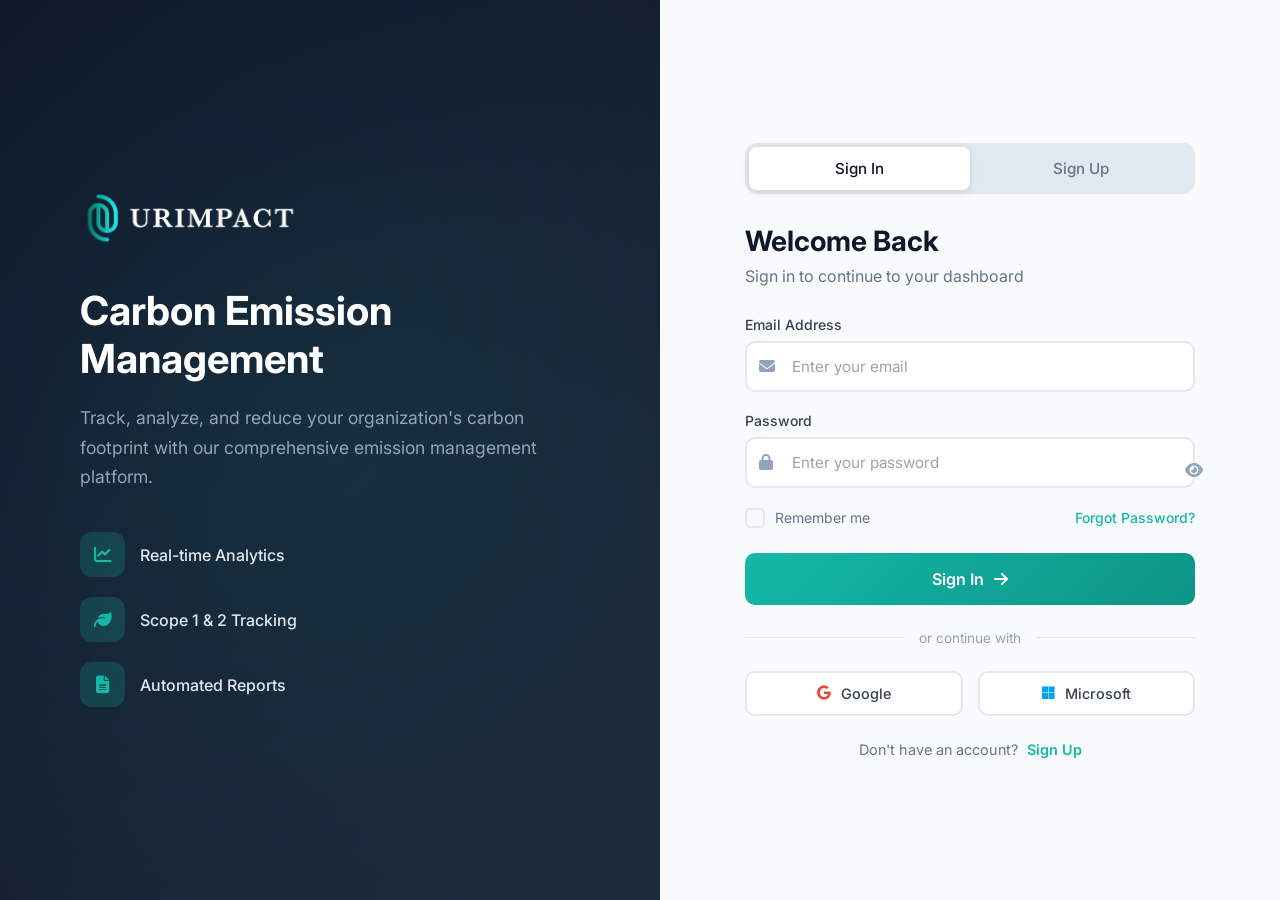
<file: Dummy frontend/data-input.html>
<!DOCTYPE html>
<html lang="en">
<head>
    <meta charset="UTF-8">
    <meta name="viewport" content="width=device-width, initial-scale=1.0">
    <title>URIMPACT - Data Input</title>
    <link rel="stylesheet" href="styles.css">
    <link rel="stylesheet" href="data-input.css">
    <link href="https://fonts.googleapis.com/css2?family=Inter:wght@300;400;500;600;700&display=swap" rel="stylesheet">
    <link rel="stylesheet" href="https://cdnjs.cloudflare.com/ajax/libs/font-awesome/6.4.0/css/all.min.css">
</head>
<body>
    <!-- Sidebar Navigation -->
    <aside class="sidebar" id="sidebar">
        <div class="sidebar-header">
            <div class="logo">
                <img src="logo.svg" alt="URIMPACT Logo">
            </div>
        </div>
        <nav class="sidebar-nav">
            <ul>
                <li>
                    <a href="index.html">
                        <i class="fas fa-th-large"></i>
                        <span>Dashboard</span>
                    </a>
                </li>
                <li class="active">
                    <a href="data-input.html">
                        <i class="fas fa-file-import"></i>
                        <span>Data Input</span>
                    </a>
                </li>
                <li>
                    <a href="reports.html">
                        <i class="fas fa-chart-bar"></i>
                        <span>Reports</span>
                    </a>
                </li>
                <li>
                    <a href="decarbonization.html">
                        <i class="fas fa-leaf"></i>
                        <span>Decarbonization</span>
                    </a>
                </li>
                <li>
                    <a href="settings.html">
                        <i class="fas fa-cog"></i>
                        <span>Settings</span>
                    </a>
                </li>
                <li>
                    <a href="user-management.html">
                        <i class="fas fa-users"></i>
                        <span>User Management</span>
                    </a>
                </li>
            </ul>
        </nav>
        <div class="sidebar-footer">
            <div class="user-info">
                <div class="user-avatar">
                    <i class="fas fa-user"></i>
                </div>
                <div class="user-details">
                    <span class="user-name">John Smith</span>
                    <span class="user-role">Admin</span>
                </div>
            </div>
        </div>
    </aside>

    <!-- Main Content -->
    <main class="main-content">
        <!-- Header -->
        <header class="header">
            <div class="header-left">
                <button class="menu-toggle" id="menuToggle">
                    <i class="fas fa-bars"></i>
                </button>
                <div class="page-title-header">
                    <h2>Data Input</h2>
                </div>
            </div>
            <div class="header-right">
                <!-- Notifications -->
                <div class="header-item notification" id="notificationBtn">
                    <i class="fas fa-bell"></i>
                    <span class="badge" id="notificationBadge">3</span>
                    <div class="dropdown-menu notification-dropdown" id="notificationDropdown">
                        <div class="dropdown-header">
                            <h4>Notifications</h4>
                            <button class="mark-all-read" onclick="markAllRead()">Mark all read</button>
                        </div>
                        <div class="dropdown-content">
                            <div class="notification-item unread">
                                <div class="notification-icon success"><i class="fas fa-check-circle"></i></div>
                                <div class="notification-content">
                                    <p>Data import completed successfully</p>
                                    <span class="notification-time">5 minutes ago</span>
                                </div>
                            </div>
                            <div class="notification-item unread">
                                <div class="notification-icon warning"><i class="fas fa-exclamation-triangle"></i></div>
                                <div class="notification-content">
                                    <p>Monthly report is due in 3 days</p>
                                    <span class="notification-time">1 hour ago</span>
                                </div>
                            </div>
                        </div>
                        <div class="dropdown-footer"><a href="#">View all notifications</a></div>
                    </div>
                </div>
                <!-- Profile -->
                <div class="header-item profile" id="profileBtn">
                    <div class="user-avatar" style="width: 36px; height: 36px; font-size: 14px;"><i class="fas fa-user"></i></div>
                    <span class="user-name-header" id="userNameHeader">User</span>
                    <i class="fas fa-chevron-down"></i>
                    <div class="dropdown-menu profile-dropdown" id="profileDropdown">
                        <div class="profile-header">
                            <div class="profile-avatar"><i class="fas fa-user"></i></div>
                            <div class="profile-info">
                                <h4 id="profileName">User Name</h4>
                                <p id="profileEmail">user@example.com</p>
                            </div>
                        </div>
                        <div class="dropdown-content">
                            <a href="profile.html" class="dropdown-item"><i class="fas fa-user-circle"></i><span>My Profile</span></a>
                            <a href="settings.html" class="dropdown-item"><i class="fas fa-cog"></i><span>Settings</span></a>
                            <div class="dropdown-divider"></div>
                            <a href="#" class="dropdown-item logout" onclick="logout()"><i class="fas fa-sign-out-alt"></i><span>Sign Out</span></a>
                        </div>
                    </div>
                </div>
            </div>
        </header>

        <div class="data-input-container">
            <!-- Input Method Selection -->
            <div class="input-method-section">
                <div class="method-card" id="manualEntryCard" onclick="showManualEntry()">
                    <div class="method-icon">
                        <img src="data:image/svg+xml,%3Csvg xmlns='http://www.w3.org/2000/svg' viewBox='0 0 64 64'%3E%3Crect x='16' y='8' width='32' height='48' fill='%23FFF3E0' rx='2'/%3E%3Crect x='20' y='16' width='24' height='2' fill='%23FFB74D'/%3E%3Crect x='20' y='22' width='20' height='2' fill='%23FFB74D'/%3E%3Crect x='20' y='28' width='16' height='2' fill='%23FFB74D'/%3E%3Cpath d='M44 52l8-24 4 2-8 24z' fill='%23FFC107'/%3E%3Cpath d='M44 52l-2 6 6-2z' fill='%23FF9800'/%3E%3C/svg%3E" alt="Manual Entry">
                    </div>
                    <h3>Manual Entry</h3>
                    <p>Fill out the form with activity data</p>
                </div>
                <div class="method-card active" id="uploadDocCard" onclick="showUploadDocument()">
                    <div class="method-icon">
                        <img src="data:image/svg+xml,%3Csvg xmlns='http://www.w3.org/2000/svg' viewBox='0 0 64 64'%3E%3Cpath d='M12 8h28l12 12v36a4 4 0 01-4 4H12a4 4 0 01-4-4V12a4 4 0 014-4z' fill='%23E0F2F1'/%3E%3Cpath d='M40 8v12h12' fill='%2314B8A6'/%3E%3Crect x='16' y='28' width='24' height='2' fill='%2314B8A6'/%3E%3Crect x='16' y='34' width='20' height='2' fill='%2314B8A6'/%3E%3Crect x='16' y='40' width='16' height='2' fill='%2314B8A6'/%3E%3C/svg%3E" alt="Upload Document">
                    </div>
                    <h3>Upload Document</h3>
                    <p>Upload receipt or utility bill</p>
                </div>
            </div>

            <!-- Upload Document Section -->
            <div class="content-section" id="uploadSection">
                <div class="section-header">
                    <h2>Upload Document</h2>
                    <div class="section-divider"></div>
                </div>
                
                <div class="upload-area" id="uploadArea">
                    <div class="upload-icon">
                        <img src="data:image/svg+xml,%3Csvg xmlns='http://www.w3.org/2000/svg' viewBox='0 0 64 64'%3E%3Cpath d='M8 40h48v16a4 4 0 01-4 4H12a4 4 0 01-4-4V40z' fill='%23D7CCC8'/%3E%3Cpath d='M8 36h48v8H8z' fill='%23A1887F'/%3E%3Cpath d='M28 8h8v28h-8z' fill='%23EF5350'/%3E%3Cpath d='M32 4l16 16H16z' fill='%23EF5350'/%3E%3C/svg%3E" alt="Upload">
                    </div>
                    <h3>Drag and drop your file here</h3>
                    <p>or click to browse</p>
                    <span class="supported-formats">Supported formats: JPG, PNG, PDF (Max 10MB)</span>
                    <button class="btn btn-primary" onclick="document.getElementById('fileInput').click()">Choose File</button>
                    <input type="file" id="fileInput" hidden accept=".jpg,.jpeg,.png,.pdf">
                </div>

                <!-- Extracted Data Section (shown after upload) -->
                <div class="extracted-data-section" id="extractedDataSection" style="display: none;">
                    <div class="extracted-header">
                        <h2>Extracted Data</h2>
                        <span class="confidence-badge">Overall: 94% Confidence</span>
                    </div>
                    
                    <div class="extracted-form">
                        <div class="form-row">
                            <div class="form-group">
                                <label>Date <span class="confidence-tag">98%</span></label>
                                <input type="date" value="2025-12-15">
                            </div>
                            <div class="form-group">
                                <label>Source Type <span class="confidence-tag">95%</span></label>
                                <select>
                                    <option>Utility Bill</option>
                                    <option>Fleet Receipt</option>
                                    <option>Invoice</option>
                                </select>
                            </div>
                        </div>
                        
                        <div class="form-row">
                            <div class="form-group">
                                <label>Electricity Consumed <span class="confidence-tag">92%</span></label>
                                <input type="number" value="85">
                            </div>
                            <div class="form-group">
                                <label>Unit</label>
                                <select>
                                    <option>kWh</option>
                                    <option>MWh</option>
                                </select>
                            </div>
                        </div>
                        
                        <div class="form-row">
                            <div class="form-group">
                                <label>Total Cost <span class="confidence-tag warning">88%</span></label>
                                <input type="number" value="45.30" step="0.01">
                            </div>
                            <div class="form-group">
                                <label>Currency</label>
                                <select>
                                    <option>USD</option>
                                    <option>EUR</option>
                                    <option>GBP</option>
                                </select>
                            </div>
                        </div>
                        
                        <div class="form-group full-width">
                            <label>Location</label>
                            <input type="text" value="Main Office - Building A">
                        </div>
                        
                        <div class="form-group full-width">
                            <label>Supplier</label>
                            <input type="text" value="City Power Company">
                        </div>
                        
                        <div class="warning-message">
                            <i class="fas fa-exclamation-triangle"></i>
                            <span>Please review and correct any extracted data before submitting. Fields with lower confidence scores may need verification.</span>
                        </div>
                    </div>
                    
                    <div class="form-actions">
                        <button class="btn btn-secondary" onclick="resetUpload()">Re-upload</button>
                        <button class="btn btn-primary" onclick="submitExtractedData()">Confirm & Submit</button>
                    </div>
                </div>
            </div>

            <!-- Manual Entry Section -->
            <div class="content-section" id="manualSection" style="display: none;">
                <form class="manual-entry-form" id="manualEntryForm" novalidate>
                    <!-- Scope 1 Entries Container -->
                    <div id="scope1Container">
                        <div class="scope-entry" id="scope1Entry1">
                            <div class="scope-entry-header">
                                <h3>Scope 1 Details</h3>
                                <button type="button" class="btn-remove-entry" onclick="removeEntry('scope1Entry1')" style="display: none;">
                                    <i class="fas fa-times"></i>
                                </button>
                            </div>
                            
                            <div class="form-row">
                                <div class="form-group">
                                    <label>Fuel Type <span class="required">*</span></label>
                                    <select class="fuel-type">
                                        <option value="">Select fuel type</option>
                                        <option value="Diesel">Diesel</option>
                                        <option value="Gasoline/Petrol">Gasoline/Petrol</option>
                                        <option value="Natural Gas">Natural Gas</option>
                                        <option value="LPG">LPG</option>
                                        <option value="Biodiesel">Biodiesel</option>
                                    </select>
                                </div>
                                <div class="form-group">
                                    <label>Combustion Type <span class="required">*</span></label>
                                    <div class="radio-group">
                                        <label class="radio-label">
                                            <input type="radio" name="combustionType1" value="mobile" class="combustion-type">
                                            <span>Mobile</span>
                                        </label>
                                        <label class="radio-label">
                                            <input type="radio" name="combustionType1" value="stationary" class="combustion-type">
                                            <span>Stationary</span>
                                        </label>
                                    </div>
                                </div>
                            </div>
                            
                            <div class="form-row">
                                <div class="form-group">
                                    <label>Fuel Amount <span class="required">*</span></label>
                                    <input type="number" class="fuel-amount" placeholder="0.00" step="0.01">
                                </div>
                                <div class="form-group">
                                    <label>Unit <span class="required">*</span></label>
                                    <select class="fuel-unit">
                                        <option value="">Select unit</option>
                                        <option value="Liters">Liters</option>
                                        <option value="Gallons">Gallons</option>
                                        <option value="kg">kg</option>
                                        <option value="m³">m³</option>
                                    </select>
                                </div>
                            </div>
                            
                            <div class="form-group full-width">
                                <label>Vehicle/Equipment ID</label>
                                <input type="text" class="vehicle-id" placeholder="Optional - for fleet tracking">
                            </div>

                        <div class="inline-financial">
                            <div class="inline-financial-head">
                                <span>Financial Information</span>
                                <small>Track spend per fuel entry</small>
                            </div>
                            <div class="form-row">
                                <div class="form-group">
                                    <label>Amount Spent</label>
                                    <input type="number" class="financial-amount" placeholder="0.00" step="0.01">
                                </div>
                                <div class="form-group">
                                    <label>Currency</label>
                                    <select class="financial-currency">
                                        <option value="USD" selected>USD</option>
                                        <option value="EUR">EUR</option>
                                        <option value="GBP">GBP</option>
                                        <option value="CAD">CAD</option>
                                        <option value="AUD">AUD</option>
                                        <option value="SAR">SAR</option>
                                    </select>
                                </div>
                            </div>
                        </div>
                        </div>
                    </div>
                    
                    <!-- Add Scope 1 Button -->
                    <div class="add-entry-container">
                        <button type="button" class="btn-add-entry" onclick="addScope1Entry()">
                            <i class="fas fa-plus"></i> Add Another Scope 1 Entry
                        </button>
                    </div>
                    
                    <!-- Scope 2 Entries Container -->
                    <div id="scope2Container">
                        <div class="scope-entry scope2-entry" id="scope2Entry1">
                            <div class="scope-entry-header">
                                <h3>Scope 2 Details</h3>
                                <button type="button" class="btn-remove-entry" onclick="removeEntry('scope2Entry1')" style="display: none;">
                                    <i class="fas fa-times"></i>
                                </button>
                            </div>
                            
                            <div class="form-row">
                                <div class="form-group">
                                    <label>Electricity Consumed <span class="required">*</span></label>
                                    <input type="number" class="electricity" placeholder="0.00" step="0.01">
                                </div>
                                <div class="form-group">
                                    <label>Unit <span class="required">*</span></label>
                                    <select class="elec-unit">
                                        <option value="kWh">kWh</option>
                                        <option value="MWh">MWh</option>
                                    </select>
                                </div>
                            </div>
                            
                            <div class="form-group full-width">
                                <label>Calculation Method</label>
                                <div class="form-control readonly-field" style="padding: 10px 14px; background: #F8FAFC; border: 1px solid #E2E8F0; border-radius: 8px;">
                                    Location-based
                                </div>
                                <p class="helper-text">Regional grid emission factors are used for this entry.</p>
                            </div>
                            
                            <div class="form-row">
                                <div class="form-group">
                                    <label>Supplier</label>
                                    <input type="text" class="supplier" placeholder="Electricity provider name">
                                </div>
                                <div class="form-group">
                                    <label>Grid Region</label>
                                    <select class="grid-region">
                                        <option value="">Select region</option>
                                        <option value="US - WECC">US - WECC</option>
                                        <option value="US - RFC">US - RFC</option>
                                        <option value="US - SERC">US - SERC</option>
                                        <option value="EU - Average">EU - Average</option>
                                        <option value="UK - Grid">UK - Grid</option>
                                    </select>
                                </div>
                            </div>

                            <div class="inline-financial scope2-inline">
                                <div class="inline-financial-head">
                                    <span>Financial Information</span>
                                    <small>Link utility spend to Scope 2</small>
                                </div>
                                <div class="form-row">
                                    <div class="form-group">
                                        <label>Amount Spent</label>
                                        <input type="number" class="financial-amount" placeholder="0.00" step="0.01">
                                    </div>
                                    <div class="form-group">
                                        <label>Currency</label>
                                        <select class="financial-currency">
                                            <option value="USD" selected>USD</option>
                                            <option value="EUR">EUR</option>
                                            <option value="GBP">GBP</option>
                                            <option value="CAD">CAD</option>
                                            <option value="AUD">AUD</option>
                                            <option value="SAR">SAR</option>
                                        </select>
                                    </div>
                                </div>
                            </div>
                        </div>
                    </div>
                    
                    <!-- Add Scope 2 Button -->
                    <div class="add-entry-container">
                        <button type="button" class="btn-add-entry scope2-add" onclick="addScope2Entry()">
                            <i class="fas fa-plus"></i> Add Another Scope 2 Entry
                        </button>
                    </div>
                    
                    <div class="form-actions">
                        <button type="button" class="btn btn-secondary" onclick="resetForm()">Cancel</button>
                        <button type="button" class="btn btn-primary" id="submitManualBtn">Submit Data</button>
                    </div>
                </form>
            </div>
        </div>
    </main>

    <script src="data-store.js"></script>
    <script src="data-input.js"></script>
    <script src="auth.js"></script>
    <script>
        document.addEventListener('DOMContentLoaded', function() {
            const user = checkAuth();
            if (!user) { window.location.href = 'login.html'; return; }

            const userNameHeader = document.getElementById('userNameHeader');
            const profileName = document.getElementById('profileName');
            const profileEmail = document.getElementById('profileEmail');
            const sidebarUserName = document.querySelector('.user-name');

            if (userNameHeader) userNameHeader.textContent = user.firstName || user.name;
            if (profileName) profileName.textContent = user.name;
            if (profileEmail) profileEmail.textContent = user.email;
            if (sidebarUserName) sidebarUserName.textContent = user.name;

            const notificationBtn = document.getElementById('notificationBtn');
            const notificationDropdown = document.getElementById('notificationDropdown');
            const profileBtn = document.getElementById('profileBtn');
            const profileDropdown = document.getElementById('profileDropdown');

            notificationBtn?.addEventListener('click', e => { e.stopPropagation(); notificationDropdown?.classList.toggle('active'); profileDropdown?.classList.remove('active'); });
            profileBtn?.addEventListener('click', e => { e.stopPropagation(); profileDropdown?.classList.toggle('active'); notificationDropdown?.classList.remove('active'); });
            document.addEventListener('click', () => { notificationDropdown?.classList.remove('active'); profileDropdown?.classList.remove('active'); });
            document.querySelectorAll('.dropdown-menu').forEach(d => d.addEventListener('click', e => e.stopPropagation()));

            // Load profile picture
            loadProfilePicture();
        });
        function markAllRead() { document.querySelectorAll('.notification-item.unread').forEach(i => i.classList.remove('unread')); document.getElementById('notificationBadge').style.display = 'none'; }
        
        function loadProfilePicture() {
            const profilePicture = localStorage.getItem('urimpact_profile_picture');
            if (profilePicture) {
                const avatars = [document.querySelector('.header-item.profile .user-avatar'), document.querySelector('.profile-avatar'), document.querySelector('.sidebar-footer .user-avatar')];
                avatars.forEach(avatar => { if (avatar) avatar.innerHTML = `<img src="${profilePicture}" style="width: 100%; height: 100%; object-fit: cover; border-radius: 50%;" alt="Avatar">`; });
            }
        }
    </script>
</body>
</html>
</file>
<file: Dummy frontend/styles.css>
/* ============================================
   URIMPACT Carbon Emission Dashboard
   Design System Based on Official Guidelines
   ============================================ */

/* CSS Variables - URIMPACT Design System */
:root {
    /* Primary Colors */
    --primary-bg: #0F172A;          /* Deep Blue - Backgrounds */
    --secondary-bg: #1E293B;        /* Slate Blue - Cards/Containers */
    --accent: #14B8A6;              /* Teal - Primary Actions/Data */
    --accent-hover: #0D9488;        /* Darker Teal for hover */
    --accent-light: rgba(20, 184, 166, 0.1);

    /* Text Colors */
    --text-primary: #F8FAFC;        /* White - Headings */
    --text-secondary: #94A3B8;      /* Grey - Body */
    --text-muted: #64748B;          /* Muted text */

    /* Status Colors */
    --success: #22C55E;
    --warning: #F59E0B;
    --error: #EF4444;
    --info: #3B82F6;

    /* Scope Colors */
    --scope1-color: #14B8A6;        /* Teal for Scope 1 */
    --scope2-color: #3B82F6;        /* Blue for Scope 2 */
    --scope1-light: rgba(20, 184, 166, 0.2);
    --scope2-light: rgba(59, 130, 246, 0.2);

    /* Layout */
    --sidebar-width: 240px;
    --header-height: 64px;
    --border-radius: 12px;
    --border-radius-sm: 8px;
    --border-color: rgba(148, 163, 184, 0.1);

    /* Shadows */
    --shadow-sm: 0 1px 3px rgba(0, 0, 0, 0.3);
    --shadow-md: 0 4px 12px rgba(0, 0, 0, 0.4);
    --shadow-lg: 0 8px 24px rgba(0, 0, 0, 0.5);

    /* Transitions */
    --transition-fast: 0.15s ease;
    --transition-normal: 0.3s ease;
}

/* Reset & Base */
*, *::before, *::after {
    box-sizing: border-box;
    margin: 0;
    padding: 0;
}

html {
    scroll-behavior: smooth;
}

body {
    font-family: 'Inter', -apple-system, BlinkMacSystemFont, 'Segoe UI', Roboto, sans-serif;
    background-color: var(--primary-bg);
    color: var(--text-secondary);
    line-height: 1.6;
    font-size: 16px;
    overflow-x: hidden;
}

/* Typography */
h1, h2, h3, h4, h5, h6 {
    color: var(--text-primary);
    font-weight: 600;
}

h1 {
    font-size: 32px;
    font-weight: 700;
}

h2 {
    font-size: 24px;
    font-weight: 600;
}

/* ============================================
   Sidebar Styles
   ============================================ */
.sidebar {
    position: fixed;
    left: 0;
    top: 0;
    height: 100vh;
    width: var(--sidebar-width);
    background: var(--secondary-bg);
    display: flex;
    flex-direction: column;
    z-index: 1000;
    border-right: 1px solid var(--border-color);
}

.sidebar-header {
    padding: 20px 24px;
    border-bottom: 1px solid var(--border-color);
}

.logo {
    display: flex;
    align-items: center;
    gap: 10px;
    font-size: 1.25rem;
    font-weight: 700;
    color: var(--text-primary);
}

.logo img {
    height: 32px;
    width: auto;
}

.logo i {
    font-size: 1.75rem;
    color: var(--accent);
}

.logo span {
    letter-spacing: -0.5px;
}

.sidebar-nav {
    flex: 1;
    padding: 16px 12px;
    overflow-y: auto;
}

.sidebar-nav ul {
    list-style: none;
}

.sidebar-nav li {
    margin-bottom: 4px;
}

.sidebar-nav a {
    display: flex;
    align-items: center;
    gap: 12px;
    padding: 12px 16px;
    color: var(--text-secondary);
    text-decoration: none;
    border-radius: var(--border-radius-sm);
    transition: all var(--transition-fast);
    font-size: 14px;
    font-weight: 500;
}

.sidebar-nav a:hover {
    background: var(--accent-light);
    color: var(--text-primary);
}

.sidebar-nav li.active a {
    background: var(--accent);
    color: var(--text-primary);
}

.sidebar-nav a i {
    width: 20px;
    text-align: center;
    font-size: 1rem;
}

.sidebar-footer {
    padding: 16px;
    border-top: 1px solid var(--border-color);
}

.user-info {
    display: flex;
    align-items: center;
    gap: 12px;
}

.user-avatar {
    width: 40px;
    height: 40px;
    background: var(--accent);
    border-radius: 50%;
    display: flex;
    align-items: center;
    justify-content: center;
    color: var(--text-primary);
}

.user-details {
    display: flex;
    flex-direction: column;
}

.user-name {
    font-weight: 600;
    font-size: 14px;
    color: var(--text-primary);
}

.user-role {
    font-size: 12px;
    color: var(--text-secondary);
}

/* ============================================
   Main Content Area
   ============================================ */
.main-content {
    margin-left: var(--sidebar-width);
    min-height: 100vh;
    background: #F1F5F9; /* Light greyish background */
}

/* ============================================
   Header / Top Bar
   ============================================ */
.header {
    position: sticky;
    top: 0;
    height: var(--header-height);
    background: white;
    display: flex;
    align-items: center;
    justify-content: space-between;
    padding: 0 24px;
    border-bottom: 1px solid #E2E8F0;
    z-index: 100;
}

.header-left {
    display: flex;
    align-items: center;
    gap: 16px;
}

.menu-toggle {
    display: none;
    background: none;
    border: none;
    font-size: 1.2rem;
    color: var(--text-secondary);
    cursor: pointer;
    padding: 8px;
    border-radius: var(--border-radius-sm);
}

.menu-toggle:hover {
    background: var(--accent-light);
    color: var(--text-primary);
}

.search-box {
    position: relative;
    width: 280px;
}

.search-box i {
    position: absolute;
    left: 12px;
    top: 50%;
    transform: translateY(-50%);
    color: var(--text-muted);
    font-size: 14px;
}

.search-box input {
    width: 100%;
    padding: 10px 12px 10px 38px;
    border: 1px solid #E2E8F0;
    border-radius: var(--border-radius-sm);
    font-size: 14px;
    background: #F8FAFC;
    color: #1E293B;
    transition: all var(--transition-fast);
}

.search-box input::placeholder {
    color: #94A3B8;
}

.search-box input:focus {
    outline: none;
    border-color: var(--accent);
    box-shadow: 0 0 0 3px var(--accent-light);
    background: white;
}

.header-right {
    display: flex;
    align-items: center;
    gap: 20px;
}

.header-item {
    display: flex;
    align-items: center;
}

.date-display {
    font-size: 14px;
    color: var(--text-secondary);
}

.notification {
    position: relative;
    cursor: pointer;
    padding: 8px;
    border-radius: var(--border-radius-sm);
    transition: background var(--transition-fast);
}

.notification:hover {
    background: var(--accent-light);
}

.notification i {
    font-size: 1.1rem;
    color: var(--text-secondary);
}

.notification .badge {
    position: absolute;
    top: 2px;
    right: 2px;
    background: var(--error);
    color: white;
    font-size: 10px;
    font-weight: 600;
    width: 18px;
    height: 18px;
    border-radius: 50%;
    display: flex;
    align-items: center;
    justify-content: center;
}

.period-select {
    padding: 8px 14px;
    border: 1px solid var(--border-color);
    border-radius: var(--border-radius-sm);
    font-size: 14px;
    color: var(--text-primary);
    background: var(--primary-bg);
    cursor: pointer;
}

.period-select:focus {
    outline: none;
    border-color: var(--accent);
}

/* ============================================
   Dashboard Content
   ============================================ */
.dashboard-content {
    padding: 24px;
}

.page-header {
    margin-bottom: 24px;
}

.page-header h1 {
    margin-bottom: 4px;
    color: #1E293B;
}

.page-header p {
    color: #64748B;
    font-size: 14px;
}

/* ============================================
   Summary / KPI Cards
   ============================================ */
.summary-cards {
    display: grid;
    grid-template-columns: repeat(4, 1fr);
    gap: 20px;
    margin-bottom: 24px;
}

.card {
    background: white;
    border-radius: var(--border-radius);
    border: 1px solid #E2E8F0;
    transition: all var(--transition-normal);
    box-shadow: 0 1px 3px rgba(0, 0, 0, 0.05);
}

.summary-card {
    padding: 20px;
    display: flex;
    align-items: flex-start;
    justify-content: space-between;
}

.card-content h3 {
    font-size: 12px;
    font-weight: 500;
    color: #64748B;
    text-transform: uppercase;
    letter-spacing: 0.5px;
    margin-bottom: 8px;
}

.card-content .value {
    font-size: 28px;
    font-weight: 700;
    color: #1E293B;
    line-height: 1;
    display: flex;
    align-items: baseline;
    gap: 6px;
}

.card-content .unit {
    font-size: 14px;
    font-weight: 500;
    color: #64748B;
}

.trend {
    display: flex;
    align-items: center;
    gap: 4px;
    margin-top: 10px;
    font-size: 13px;
    font-weight: 500;
}

.trend.down {
    color: var(--success);
}

.trend.up {
    color: var(--error);
}

.card-icon {
    width: 48px;
    height: 48px;
    border-radius: var(--border-radius-sm);
    display: flex;
    align-items: center;
    justify-content: center;
    font-size: 1.25rem;
    flex-shrink: 0;
}

.summary-card.total .card-icon {
    background: var(--accent-light);
    color: var(--accent);
}

.summary-card.scope1 .card-icon {
    background: var(--scope1-light);
    color: var(--scope1-color);
}

.summary-card.scope2 .card-icon {
    background: var(--scope2-light);
    color: var(--scope2-color);
}

.summary-card.target .card-icon {
    background: rgba(34, 197, 94, 0.1);
    color: var(--success);
}

.progress-bar {
    width: 100%;
    height: 6px;
    background: #E2E8F0;
    border-radius: 3px;
    margin-top: 12px;
    overflow: hidden;
}

.progress {
    height: 100%;
    background: var(--accent);
    border-radius: 3px;
    transition: width 0.5s ease;
}

/* ============================================
   Charts Section
   ============================================ */
.charts-section {
    display: grid;
    grid-template-columns: 1.5fr 1fr 1fr;
    gap: 20px;
    margin-bottom: 24px;
}

.chart-card {
    padding: 20px;
}

.card-header {
    display: flex;
    align-items: center;
    justify-content: space-between;
    margin-bottom: 20px;
}

.card-header h2 {
    font-size: 16px;
    font-weight: 600;
    color: #1E293B;
    display: flex;
    align-items: center;
    gap: 8px;
}

.card-header h2 i {
    color: var(--accent);
}

.chart-controls {
    display: flex;
    gap: 6px;
}

.btn {
    padding: 8px 16px;
    border: none;
    border-radius: var(--border-radius-sm);
    font-size: 13px;
    font-weight: 500;
    cursor: pointer;
    transition: all var(--transition-fast);
}

.btn-sm {
    padding: 6px 12px;
    font-size: 12px;
}

.btn-primary {
    background: var(--accent);
    color: var(--text-primary);
}

.btn-primary:hover {
    background: var(--accent-hover);
}

.chart-controls .btn {
    background: #F1F5F9;
    color: #64748B;
    border: 1px solid #E2E8F0;
}

.chart-controls .btn:hover {
    color: #1E293B;
    border-color: var(--accent);
}

.chart-controls .btn.active {
    background: var(--accent);
    color: white;
    border-color: var(--accent);
}

.chart-container {
    position: relative;
    height: 280px;
}

.doughnut-container {
    display: flex;
    flex-direction: column;
    align-items: center;
    justify-content: center;
    height: 280px;
}

.doughnut-container canvas {
    max-height: 180px;
}

.chart-legend {
    display: flex;
    flex-direction: column;
    gap: 8px;
    margin-top: 16px;
}

.legend-item {
    display: flex;
    align-items: center;
    gap: 8px;
    font-size: 13px;
    color: #475569;
}

.legend-color {
    width: 12px;
    height: 12px;
    border-radius: 3px;
}

.scope1-color {
    background: var(--scope1-color);
}

.scope2-color {
    background: var(--scope2-color);
}

/* Inline chart legend */
.chart-legend-inline {
    display: flex;
    align-items: center;
    gap: 16px;
}

.chart-legend-inline .legend-item {
    display: flex;
    align-items: center;
    gap: 6px;
    font-size: 12px;
    color: var(--text-secondary);
}

.chart-legend-inline .legend-color {
    width: 10px;
    height: 10px;
    border-radius: 2px;
}

/* ============================================
   Detail Cards (Scope 1 & 2)
   ============================================ */
.detailed-sections {
    display: grid;
    grid-template-columns: repeat(2, 1fr);
    gap: 20px;
    margin-bottom: 24px;
}

.detail-card {
    padding: 20px;
}

.info-badge {
    display: flex;
    align-items: center;
    gap: 6px;
    font-size: 11px;
    color: #64748B;
    background: #F1F5F9;
    padding: 6px 10px;
    border-radius: 16px;
}

.detail-content {
    display: flex;
    flex-direction: column;
    gap: 20px;
}

.detail-chart {
    height: 180px;
}

.detail-table {
    overflow-x: auto;
}

.detail-table table {
    width: 100%;
    border-collapse: collapse;
    font-size: 13px;
}

.detail-table th,
.detail-table td {
    padding: 12px 14px;
    text-align: left;
    border-bottom: 1px solid #E2E8F0;
}

.detail-table th {
    font-weight: 600;
    color: #64748B;
    font-size: 11px;
    text-transform: uppercase;
    letter-spacing: 0.5px;
    background: #F8FAFC;
}

.detail-table td {
    color: #475569;
}

.detail-table td i {
    margin-right: 8px;
    color: #94A3B8;
}

.detail-table tbody tr:hover {
    background: #F8FAFC;
}

.detail-table tfoot td {
    background: #F1F5F9;
    color: #1E293B;
    font-weight: 600;
    border-bottom: none;
}

.mini-bar {
    display: inline-block;
    width: 50px;
    height: 4px;
    background: #E2E8F0;
    border-radius: 2px;
    margin-right: 6px;
    vertical-align: middle;
}

.mini-progress {
    height: 100%;
    background: var(--scope1-color);
    border-radius: 2px;
}

.mini-progress.scope2-bg {
    background: var(--scope2-color);
}

/* ============================================
   Facility / Recent Activities Card
   ============================================ */
.facility-card {
    padding: 20px;
    margin-bottom: 24px;
}

.facility-table {
    width: 100%;
    border-collapse: collapse;
    font-size: 13px;
}

.facility-table th,
.facility-table td {
    padding: 14px 16px;
    text-align: left;
    border-bottom: 1px solid #E2E8F0;
}

.facility-table th {
    font-weight: 600;
    color: #64748B;
    font-size: 11px;
    text-transform: uppercase;
    letter-spacing: 0.5px;
    background: #F8FAFC;
}

.facility-table td {
    color: #475569;
}

.facility-table tbody tr:hover {
    background: #F8FAFC;
}

.facility-table tfoot td {
    background: rgba(20, 184, 166, 0.1);
    color: #1E293B;
    font-weight: 600;
}

.change {
    display: flex;
    align-items: center;
    gap: 4px;
    font-weight: 500;
    font-size: 13px;
}

.change.negative {
    color: var(--success);
}

.change.positive {
    color: var(--error);
}

/* Status Badge */
.status-badge {
    display: inline-flex;
    align-items: center;
    padding: 4px 10px;
    border-radius: 12px;
    font-size: 11px;
    font-weight: 600;
    text-transform: uppercase;
}

.status-badge.verified {
    background: rgba(34, 197, 94, 0.15);
    color: var(--success);
}

.status-badge.pending {
    background: rgba(245, 158, 11, 0.15);
    color: var(--warning);
}

/* ============================================
   Footer
   ============================================ */
.dashboard-footer {
    display: flex;
    justify-content: space-between;
    align-items: center;
    padding: 16px 0;
    border-top: 1px solid #E2E8F0;
    margin-top: 16px;
}

.dashboard-footer p {
    font-size: 13px;
    color: #64748B;
}

/* ============================================
   Responsive Design
   ============================================ */
@media (max-width: 1400px) {
    .summary-cards {
        grid-template-columns: repeat(2, 1fr);
    }

    .charts-section {
        grid-template-columns: 1fr 1fr;
    }
}

@media (max-width: 1200px) {
    .charts-section {
        grid-template-columns: 1fr;
    }

    .detailed-sections {
        grid-template-columns: 1fr;
    }
}

@media (max-width: 992px) {
    .sidebar {
        transform: translateX(-100%);
    }

    .sidebar.active {
        transform: translateX(0);
    }

    .main-content {
        margin-left: 0;
    }

    .menu-toggle {
        display: block;
    }
}

@media (max-width: 768px) {
    .dashboard-content {
        padding: 16px;
    }

    .summary-cards {
        grid-template-columns: 1fr;
    }

    .header {
        padding: 0 16px;
    }

    .search-box {
        display: none;
    }

    .header-right {
        gap: 12px;
    }

    .date-display {
        display: none;
    }
}

@media (max-width: 576px) {
    .page-header h1 {
        font-size: 24px;
    }

    .summary-card {
        padding: 16px;
    }

    .card-content .value {
        font-size: 24px;
    }

    .card-header {
        flex-direction: column;
        align-items: flex-start;
        gap: 12px;
    }
}

/* ============================================
   Animations
   ============================================ */
@keyframes fadeInUp {
    from {
        opacity: 0;
        transform: translateY(20px);
    }
    to {
        opacity: 1;
        transform: translateY(0);
    }
}

.summary-card,
.chart-card,
.detail-card,
.facility-card {
    animation: fadeInUp 0.5s ease forwards;
}

.summary-card:nth-child(1) { animation-delay: 0.05s; }
.summary-card:nth-child(2) { animation-delay: 0.1s; }
.summary-card:nth-child(3) { animation-delay: 0.15s; }
.summary-card:nth-child(4) { animation-delay: 0.2s; }

/* ============================================
   Scrollbar Styling
   ============================================ */
::-webkit-scrollbar {
    width: 6px;
    height: 6px;
}

::-webkit-scrollbar-track {
    background: var(--primary-bg);
}

::-webkit-scrollbar-thumb {
    background: var(--text-muted);
    border-radius: 3px;
}

::-webkit-scrollbar-thumb:hover {
    background: var(--text-secondary);
}

/* ============================================
   Print Styles
   ============================================ */
@media print {
    .sidebar,
    .header,
    .menu-toggle {
        display: none;
    }

    .main-content {
        margin-left: 0;
    }

    body {
        background: white;
        color: #333;
    }

    .card {
        background: white;
        border: 1px solid #ddd;
    }

    .text-primary, h1, h2, h3 {
        color: #333;
    }
}

/* ============================================
   Dropdown Menus
   ============================================ */

.header-item {
    position: relative;
    cursor: pointer;
}

.header-item.profile {
    display: flex;
    align-items: center;
    gap: 10px;
    padding: 8px 12px;
    border-radius: 8px;
    transition: background 0.3s ease;
}

.header-item.profile:hover {
    background: #F1F5F9;
}

.user-name-header {
    font-size: 0.9rem;
    font-weight: 500;
    color: #1E293B;
}

.header-item.profile .fa-chevron-down {
    font-size: 0.7rem;
    color: #64748B;
    transition: transform 0.3s ease;
}

.header-item.profile:hover .fa-chevron-down {
    transform: rotate(180deg);
}

/* Dropdown Base */
.dropdown-menu {
    position: absolute;
    top: calc(100% + 10px);
    right: 0;
    background: white;
    border-radius: 12px;
    box-shadow: 0 10px 40px rgba(0, 0, 0, 0.15);
    opacity: 0;
    visibility: hidden;
    transform: translateY(-10px);
    transition: all 0.3s ease;
    z-index: 1000;
    min-width: 280px;
}

.dropdown-menu.active {
    opacity: 1;
    visibility: visible;
    transform: translateY(0);
}

/* Notification Dropdown */
.notification-dropdown {
    width: 360px;
}

.dropdown-header {
    display: flex;
    justify-content: space-between;
    align-items: center;
    padding: 16px 20px;
    border-bottom: 1px solid #E2E8F0;
}

.dropdown-header h4 {
    font-size: 1rem;
    font-weight: 600;
    color: #1E293B;
}

.mark-all-read {
    background: none;
    border: none;
    color: #14B8A6;
    font-size: 0.85rem;
    font-weight: 500;
    cursor: pointer;
}

.mark-all-read:hover {
    text-decoration: underline;
}

.dropdown-content {
    max-height: 350px;
    overflow-y: auto;
}

.notification-item {
    display: flex;
    gap: 12px;
    padding: 14px 20px;
    border-bottom: 1px solid #F1F5F9;
    transition: background 0.3s ease;
}

.notification-item:hover {
    background: #F8FAFC;
}

.notification-item.unread {
    background: #F0FDFA;
}

.notification-icon {
    width: 40px;
    height: 40px;
    border-radius: 10px;
    display: flex;
    align-items: center;
    justify-content: center;
    flex-shrink: 0;
}

.notification-icon.success {
    background: #D1FAE5;
    color: #10B981;
}

.notification-icon.warning {
    background: #FEF3C7;
    color: #F59E0B;
}

.notification-icon.info {
    background: #DBEAFE;
    color: #3B82F6;
}

.notification-icon.error {
    background: #FEE2E2;
    color: #EF4444;
}

.notification-content p {
    font-size: 0.9rem;
    color: #1E293B;
    margin-bottom: 4px;
    line-height: 1.4;
}

.notification-time {
    font-size: 0.8rem;
    color: #94A3B8;
}

.dropdown-footer {
    padding: 14px 20px;
    text-align: center;
    border-top: 1px solid #E2E8F0;
}

.dropdown-footer a {
    color: #14B8A6;
    font-size: 0.9rem;
    font-weight: 500;
    text-decoration: none;
}

.dropdown-footer a:hover {
    text-decoration: underline;
}

/* Profile Dropdown */
.profile-dropdown {
    width: 280px;
}

.profile-header {
    display: flex;
    align-items: center;
    gap: 14px;
    padding: 20px;
    border-bottom: 1px solid #E2E8F0;
    background: #F8FAFC;
    border-radius: 12px 12px 0 0;
}

.profile-avatar {
    width: 50px;
    height: 50px;
    border-radius: 50%;
    background: linear-gradient(135deg, #14B8A6, #0D9488);
    display: flex;
    align-items: center;
    justify-content: center;
    color: white;
    font-size: 1.2rem;
}

.profile-info h4 {
    font-size: 1rem;
    font-weight: 600;
    color: #1E293B;
    margin-bottom: 2px;
}

.profile-info p {
    font-size: 0.85rem;
    color: #64748B;
}

.profile-dropdown .dropdown-content {
    padding: 8px 0;
}

.dropdown-item {
    display: flex;
    align-items: center;
    gap: 12px;
    padding: 12px 20px;
    color: #475569;
    text-decoration: none;
    font-size: 0.9rem;
    transition: all 0.3s ease;
}

.dropdown-item:hover {
    background: #F1F5F9;
    color: #1E293B;
}

.dropdown-item i {
    width: 20px;
    text-align: center;
    color: #94A3B8;
}

.dropdown-item:hover i {
    color: #14B8A6;
}

.dropdown-divider {
    height: 1px;
    background: #E2E8F0;
    margin: 8px 0;
}

.dropdown-item.logout {
    color: #EF4444;
}

.dropdown-item.logout:hover {
    background: #FEF2F2;
}

.dropdown-item.logout i {
    color: #EF4444;
}

/* Responsive Dropdowns */
@media (max-width: 576px) {
    .dropdown-menu {
        position: fixed;
        top: auto;
        bottom: 0;
        left: 0;
        right: 0;
        width: 100%;
        border-radius: 20px 20px 0 0;
        max-height: 70vh;
    }

    .notification-dropdown,
    .profile-dropdown {
        width: 100%;
    }

    .user-name-header,
    .header-item.profile .fa-chevron-down {
        display: none;
    }
}
</file>
<file: Dummy frontend/data-input.css>
/* ============================================
   URIMPACT Data Input Page Styles
   Light Theme Version
   ============================================ */

/* Logo Icon */
.logo-icon {
    width: 32px;
    height: 32px;
    background: var(--accent);
    border-radius: 8px;
    display: flex;
    align-items: center;
    justify-content: center;
    font-weight: 700;
    font-size: 16px;
    color: white;
}

/* Data Input Container */
.data-input-container {
    max-width: 800px;
    margin: 0 auto;
    padding: 32px 24px;
}

/* Input Method Selection */
.input-method-section {
    display: grid;
    grid-template-columns: repeat(2, 1fr);
    gap: 20px;
    margin-bottom: 32px;
}

.method-card {
    background: white;
    border-radius: 12px;
    padding: 32px 24px;
    text-align: center;
    cursor: pointer;
    border: 2px solid #E2E8F0;
    transition: all 0.3s ease;
    box-shadow: 0 1px 3px rgba(0, 0, 0, 0.05);
}

.method-card:hover {
    border-color: #14B8A6;
    transform: translateY(-2px);
    box-shadow: 0 4px 12px rgba(0, 0, 0, 0.1);
}

.method-card.active {
    border-color: #14B8A6;
    background: white;
}

.method-icon {
    width: 64px;
    height: 64px;
    margin: 0 auto 16px;
}

.method-icon img {
    width: 100%;
    height: 100%;
    object-fit: contain;
}

.method-card h3 {
    font-size: 18px;
    font-weight: 600;
    color: #1E293B;
    margin-bottom: 8px;
}

.method-card p {
    font-size: 14px;
    color: #64748B;
    margin: 0;
}

/* Content Section */
.content-section {
    background: white;
    border-radius: 12px;
    padding: 32px;
    box-shadow: 0 1px 3px rgba(0, 0, 0, 0.05);
    border: 1px solid #E2E8F0;
}

.section-header {
    margin-bottom: 24px;
}

.section-header h2 {
    font-size: 20px;
    font-weight: 600;
    color: #1E293B;
    margin-bottom: 12px;
}

.section-divider {
    height: 3px;
    background: linear-gradient(90deg, #14B8A6 0%, transparent 100%);
    border-radius: 2px;
}

.section-divider.teal {
    background: linear-gradient(90deg, #14B8A6 0%, transparent 100%);
}

/* Upload Area */
.upload-area {
    border: 2px dashed #14B8A6;
    border-radius: 12px;
    padding: 48px 32px;
    text-align: center;
    background: rgba(20, 184, 166, 0.02);
    transition: all 0.3s ease;
}

.upload-area:hover,
.upload-area.dragover {
    background: rgba(20, 184, 166, 0.05);
    border-color: #0D9488;
}

.upload-icon {
    width: 80px;
    height: 80px;
    margin: 0 auto 20px;
}

.upload-icon img {
    width: 100%;
    height: 100%;
    object-fit: contain;
}

.upload-area h3 {
    font-size: 18px;
    font-weight: 600;
    color: #1E293B;
    margin-bottom: 8px;
}

.upload-area p {
    font-size: 14px;
    color: #64748B;
    margin-bottom: 8px;
}

.supported-formats {
    display: block;
    font-size: 12px;
    color: #94A3B8;
    margin-bottom: 20px;
}

/* Extracted Data Section */
.extracted-data-section {
    margin-top: 24px;
}

.extracted-header {
    display: flex;
    align-items: center;
    gap: 16px;
    margin-bottom: 24px;
}

.extracted-header h2 {
    font-size: 20px;
    font-weight: 600;
    color: #1E293B;
    margin: 0;
}

.confidence-badge {
    background: rgba(34, 197, 94, 0.1);
    color: #22C55E;
    padding: 6px 12px;
    border-radius: 20px;
    font-size: 13px;
    font-weight: 500;
}

.extracted-form {
    background: #F8FAFC;
    border-radius: 8px;
    padding: 24px;
}

/* Form Styles */
.form-row {
    display: grid;
    grid-template-columns: repeat(2, 1fr);
    gap: 20px;
    margin-bottom: 20px;
}

.form-group {
    margin-bottom: 0;
}

.form-group.full-width {
    grid-column: 1 / -1;
    margin-bottom: 20px;
}

.form-group label {
    display: block;
    font-size: 14px;
    font-weight: 500;
    color: #475569;
    margin-bottom: 8px;
}

.form-group input,
.form-group select,
.form-group textarea {
    width: 100%;
    padding: 12px 16px;
    border: 1px solid #E2E8F0;
    border-radius: 8px;
    font-size: 14px;
    color: #1E293B;
    background: white;
    transition: all 0.2s ease;
    font-family: inherit;
}

.form-group textarea {
    resize: vertical;
    min-height: 80px;
}

.form-group input:focus,
.form-group select:focus,
.form-group textarea:focus {
    outline: none;
    border-color: #14B8A6;
    box-shadow: 0 0 0 3px rgba(20, 184, 166, 0.1);
}

.form-group input::placeholder,
.form-group textarea::placeholder {
    color: #94A3B8;
}

.required {
    color: #EF4444;
}

.confidence-tag {
    display: inline-block;
    background: rgba(34, 197, 94, 0.1);
    color: #22C55E;
    padding: 2px 8px;
    border-radius: 10px;
    font-size: 11px;
    font-weight: 600;
    margin-left: 8px;
}

.confidence-tag.warning {
    background: rgba(245, 158, 11, 0.1);
    color: #F59E0B;
}

/* Warning Message */
.warning-message {
    display: flex;
    align-items: flex-start;
    gap: 12px;
    background: rgba(245, 158, 11, 0.1);
    border: 1px solid rgba(245, 158, 11, 0.3);
    border-radius: 8px;
    padding: 16px;
    margin-top: 20px;
}

.warning-message i {
    color: #F59E0B;
    font-size: 16px;
    margin-top: 2px;
}

.warning-message span {
    font-size: 13px;
    color: #64748B;
    line-height: 1.5;
}

/* Form Actions */
.form-actions {
    display: flex;
    justify-content: flex-end;
    gap: 12px;
    margin-top: 32px;
    padding-top: 24px;
    border-top: 1px solid #E2E8F0;
}

.btn {
    padding: 12px 24px;
    border: none;
    border-radius: 8px;
    font-size: 14px;
    font-weight: 500;
    cursor: pointer;
    transition: all 0.2s ease;
    display: inline-flex;
    align-items: center;
    gap: 8px;
}

.btn-primary {
    background: #14B8A6;
    color: white;
}

.btn-primary:hover {
    background: #0D9488;
}

.btn-secondary {
    background: #F1F5F9;
    color: #475569;
    border: 1px solid #E2E8F0;
}

.btn-secondary:hover {
    background: #E2E8F0;
}

/* Scope Entry Cards */
.scope-entry {
    background: #F8FAFC;
    border-radius: 12px;
    padding: 24px;
    margin-bottom: 16px;
    border: 1px solid #E2E8F0;
    position: relative;
}

.scope-entry.scope2-entry {
    border-left: 4px solid #3B82F6;
}

.scope-entry:not(.scope2-entry) {
    border-left: 4px solid #14B8A6;
}

.scope-entry-header {
    display: flex;
    justify-content: space-between;
    align-items: center;
    margin-bottom: 20px;
}

.scope-entry-header h3 {
    font-size: 16px;
    font-weight: 600;
    color: #1E293B;
    margin: 0;
}

.btn-remove-entry {
    width: 32px;
    height: 32px;
    border-radius: 50%;
    border: none;
    background: #FEE2E2;
    color: #EF4444;
    cursor: pointer;
    display: flex;
    align-items: center;
    justify-content: center;
    transition: all 0.2s ease;
}

.btn-remove-entry:hover {
    background: #EF4444;
    color: white;
}

.inline-financial {
    margin-top: 12px;
    padding: 16px;
    border: 1px dashed #D0D7E3;
    border-radius: 12px;
    background: #FFFFFF;
}

.scope2-inline {
    border-color: rgba(59, 130, 246, 0.35);
    background: #F1F5FF;
}

.inline-financial-head {
    display: flex;
    align-items: baseline;
    justify-content: space-between;
    margin-bottom: 12px;
    font-weight: 600;
    color: #1E293B;
}

.inline-financial-head small {
    font-weight: 500;
    color: #94A3B8;
}

/* Add Entry Button */
.add-entry-container {
    margin-bottom: 24px;
}

.btn-add-entry {
    width: 100%;
    padding: 14px 20px;
    background: white;
    border: 2px dashed #E2E8F0;
    border-radius: 12px;
    color: #64748B;
    font-size: 14px;
    font-weight: 500;
    cursor: pointer;
    transition: all 0.2s ease;
    display: flex;
    align-items: center;
    justify-content: center;
    gap: 8px;
}

.btn-add-entry:hover {
    border-color: #14B8A6;
    color: #14B8A6;
    background: rgba(20, 184, 166, 0.02);
}

.btn-add-entry.scope2-add:hover {
    border-color: #3B82F6;
    color: #3B82F6;
    background: rgba(59, 130, 246, 0.02);
}

/* Radio Group */
.radio-group {
    display: flex;
    gap: 24px;
    padding-top: 4px;
}

.radio-label {
    display: flex;
    align-items: center;
    gap: 8px;
    cursor: pointer;
    font-size: 14px;
    color: #475569;
}

.radio-label input[type="radio"] {
    width: 18px;
    height: 18px;
    accent-color: #14B8A6;
}

.helper-text {
    font-size: 12px;
    color: #94A3B8;
    margin-top: 8px;
    line-height: 1.4;
}

/* Financial Section */
.financial-section {
    margin-top: 8px;
    padding-top: 24px;
    border-top: 1px solid #E2E8F0;
}

.financial-section h3 {
    font-size: 18px;
    font-weight: 600;
    color: #1E293B;
    margin-bottom: 12px;
}

/* Notification Toast */
.notification {
    position: fixed;
    top: 20px;
    right: 20px;
    padding: 16px 24px;
    border-radius: 12px;
    display: flex;
    align-items: center;
    gap: 12px;
    z-index: 3000;
    transform: translateX(120%);
    transition: transform 0.3s ease;
    box-shadow: 0 4px 20px rgba(0, 0, 0, 0.15);
}

.notification.show {
    transform: translateX(0);
}

.notification-error {
    background: #FEF2F2;
    color: #EF4444;
    border: 1px solid #FECACA;
}

.notification-warning {
    background: #FFFBEB;
    color: #F59E0B;
    border: 1px solid #FED7AA;
}

.notification-info {
    background: #EFF6FF;
    color: #3B82F6;
    border: 1px solid #BFDBFE;
}

/* Success Modal */
.success-modal {
    position: fixed;
    top: 0;
    left: 0;
    width: 100%;
    height: 100%;
    background: rgba(0, 0, 0, 0.5);
    display: flex;
    align-items: center;
    justify-content: center;
    z-index: 2000;
    opacity: 0;
    visibility: hidden;
    transition: all 0.3s ease;
}

.success-modal.active {
    opacity: 1;
    visibility: visible;
}

.success-modal-content {
    background: white;
    border-radius: 16px;
    padding: 48px;
    text-align: center;
    max-width: 420px;
    transform: scale(0.9);
    transition: transform 0.3s ease;
    box-shadow: 0 20px 60px rgba(0, 0, 0, 0.2);
}

.success-modal.active .success-modal-content {
    transform: scale(1);
}

.success-icon {
    width: 80px;
    height: 80px;
    background: rgba(34, 197, 94, 0.1);
    border-radius: 50%;
    display: flex;
    align-items: center;
    justify-content: center;
    margin: 0 auto 24px;
}

.success-icon i {
    font-size: 40px;
    color: #22C55E;
}

.success-modal h3 {
    font-size: 24px;
    font-weight: 600;
    color: #1E293B;
    margin-bottom: 12px;
}

.success-modal p {
    font-size: 14px;
    color: #64748B;
    margin-bottom: 24px;
    line-height: 1.6;
}

.modal-buttons {
    display: flex;
    gap: 12px;
    justify-content: center;
}

.modal-buttons .btn {
    min-width: 140px;
}

/* Animations */
@keyframes fadeOut {
    from {
        opacity: 1;
        transform: translateY(0);
    }
    to {
        opacity: 0;
        transform: translateY(-10px);
    }
}

/* Responsive */
@media (max-width: 768px) {
    .input-method-section {
        grid-template-columns: 1fr;
    }

    .form-row {
        grid-template-columns: 1fr;
    }

    .data-input-container {
        padding: 16px;
    }

    .content-section {
        padding: 20px;
    }

    .upload-area {
        padding: 32px 16px;
    }

    .form-actions {
        flex-direction: column;
    }

    .form-actions .btn {
        width: 100%;
    }

    .modal-buttons {
        flex-direction: column;
    }

    .modal-buttons .btn {
        width: 100%;
    }

    .success-modal-content {
        margin: 20px;
        padding: 32px 24px;
    }
}
</file>
<file: Dummy frontend/login.css>
/**
 * URIMPACT Login Page Styles
 */

* {
    margin: 0;
    padding: 0;
    box-sizing: border-box;
}

body {
    font-family: 'Inter', sans-serif;
    background: #0F172A;
    min-height: 100vh;
    overflow-x: hidden;
}

.login-container {
    display: flex;
    min-height: 100vh;
}

/* Left Side - Branding */
.login-branding {
    flex: 1;
    background: linear-gradient(135deg, #0F172A 0%, #1E293B 100%);
    display: flex;
    align-items: center;
    justify-content: center;
    padding: 60px;
    position: relative;
    overflow: hidden;
}

.login-branding::before {
    content: '';
    position: absolute;
    top: -50%;
    left: -50%;
    width: 200%;
    height: 200%;
    background: radial-gradient(circle, rgba(20, 184, 166, 0.1) 0%, transparent 50%);
    animation: pulse 15s ease-in-out infinite;
}

@keyframes pulse {
    0%, 100% { transform: scale(1); opacity: 0.5; }
    50% { transform: scale(1.1); opacity: 0.8; }
}

.branding-content {
    position: relative;
    z-index: 1;
    max-width: 500px;
    color: white;
}

.brand-logo {
    height: 50px;
    margin-bottom: 40px;
}

.branding-content h1 {
    font-size: 2.5rem;
    font-weight: 700;
    margin-bottom: 20px;
    line-height: 1.2;
}

.branding-content p {
    font-size: 1.1rem;
    color: #94A3B8;
    line-height: 1.7;
    margin-bottom: 40px;
}

.features {
    display: flex;
    flex-direction: column;
    gap: 20px;
}

.feature {
    display: flex;
    align-items: center;
    gap: 15px;
    color: #E2E8F0;
}

.feature i {
    width: 45px;
    height: 45px;
    background: rgba(20, 184, 166, 0.2);
    border-radius: 12px;
    display: flex;
    align-items: center;
    justify-content: center;
    color: #14B8A6;
    font-size: 1.1rem;
}

.feature span {
    font-size: 1rem;
    font-weight: 500;
}

/* Right Side - Form */
.login-form-container {
    flex: 1;
    background: #F8FAFC;
    display: flex;
    align-items: center;
    justify-content: center;
    padding: 40px;
}

.form-wrapper {
    width: 100%;
    max-width: 450px;
}

/* Tab Switcher */
.auth-tabs {
    display: flex;
    background: #E2E8F0;
    border-radius: 12px;
    padding: 4px;
    margin-bottom: 30px;
}

.tab-btn {
    flex: 1;
    padding: 12px 24px;
    border: none;
    background: transparent;
    font-family: inherit;
    font-size: 0.95rem;
    font-weight: 500;
    color: #64748B;
    cursor: pointer;
    border-radius: 8px;
    transition: all 0.3s ease;
}

.tab-btn.active {
    background: white;
    color: #0F172A;
    box-shadow: 0 2px 8px rgba(0, 0, 0, 0.1);
}

/* Forms */
.auth-form {
    display: none;
}

.auth-form.active {
    display: block;
    animation: fadeIn 0.3s ease;
}

@keyframes fadeIn {
    from { opacity: 0; transform: translateY(10px); }
    to { opacity: 1; transform: translateY(0); }
}

.auth-form h2 {
    font-size: 1.75rem;
    font-weight: 700;
    color: #0F172A;
    margin-bottom: 8px;
}

.form-subtitle {
    color: #64748B;
    margin-bottom: 30px;
}

.form-row {
    display: grid;
    grid-template-columns: 1fr 1fr;
    gap: 15px;
}

.form-group {
    margin-bottom: 20px;
}

.form-group label {
    display: block;
    font-size: 0.875rem;
    font-weight: 500;
    color: #374151;
    margin-bottom: 8px;
}

.input-wrapper {
    position: relative;
    display: flex;
    align-items: center;
}

.input-wrapper i:first-child {
    position: absolute;
    left: 14px;
    color: #94A3B8;
    font-size: 1rem;
}

.input-wrapper input {
    width: 100%;
    padding: 14px 14px 14px 45px;
    border: 2px solid #E2E8F0;
    border-radius: 10px;
    font-family: inherit;
    font-size: 0.95rem;
    color: #0F172A;
    transition: all 0.3s ease;
    background: white;
}

.input-wrapper input:focus {
    outline: none;
    border-color: #14B8A6;
    box-shadow: 0 0 0 3px rgba(20, 184, 166, 0.1);
}

.input-wrapper input::placeholder {
    color: #94A3B8;
}

.toggle-password {
    position: absolute;
    right: 14px;
    background: none;
    border: none;
    color: #94A3B8;
    cursor: pointer;
    padding: 5px;
    transition: color 0.3s ease;
}

.toggle-password:hover {
    color: #64748B;
}

/* Password Strength */
.password-strength {
    display: flex;
    align-items: center;
    gap: 10px;
    margin-top: 8px;
}

.strength-bar {
    flex: 1;
    height: 4px;
    background: #E2E8F0;
    border-radius: 2px;
    overflow: hidden;
}

.strength-bar::after {
    content: '';
    display: block;
    width: 0%;
    height: 100%;
    background: #14B8A6;
    transition: width 0.3s ease;
}

.strength-bar.weak::after {
    width: 33%;
    background: #EF4444;
}

.strength-bar.medium::after {
    width: 66%;
    background: #F59E0B;
}

.strength-bar.strong::after {
    width: 100%;
    background: #10B981;
}

.strength-text {
    font-size: 0.75rem;
    color: #94A3B8;
}

/* Form Options */
.form-options {
    display: flex;
    justify-content: space-between;
    align-items: center;
    margin-bottom: 25px;
}

.checkbox-label {
    display: flex;
    align-items: center;
    gap: 10px;
    font-size: 0.875rem;
    color: #64748B;
    cursor: pointer;
}

.checkbox-label input {
    display: none;
}

.checkmark {
    width: 20px;
    height: 20px;
    border: 2px solid #E2E8F0;
    border-radius: 5px;
    position: relative;
    transition: all 0.3s ease;
}

.checkbox-label input:checked + .checkmark {
    background: #14B8A6;
    border-color: #14B8A6;
}

.checkbox-label input:checked + .checkmark::after {
    content: '✓';
    position: absolute;
    top: 50%;
    left: 50%;
    transform: translate(-50%, -50%);
    color: white;
    font-size: 12px;
    font-weight: bold;
}

.checkbox-label.terms {
    margin-bottom: 25px;
}

.checkbox-label.terms a {
    color: #14B8A6;
    text-decoration: none;
}

.checkbox-label.terms a:hover {
    text-decoration: underline;
}

.forgot-link {
    font-size: 0.875rem;
    color: #14B8A6;
    text-decoration: none;
    font-weight: 500;
}

.forgot-link:hover {
    text-decoration: underline;
}

/* Submit Button */
.btn-submit {
    width: 100%;
    padding: 16px 24px;
    background: linear-gradient(135deg, #14B8A6 0%, #0D9488 100%);
    border: none;
    border-radius: 10px;
    color: white;
    font-family: inherit;
    font-size: 1rem;
    font-weight: 600;
    cursor: pointer;
    display: flex;
    align-items: center;
    justify-content: center;
    gap: 10px;
    transition: all 0.3s ease;
}

.btn-submit:hover {
    transform: translateY(-2px);
    box-shadow: 0 10px 25px rgba(20, 184, 166, 0.3);
}

.btn-submit:active {
    transform: translateY(0);
}

.btn-submit i {
    transition: transform 0.3s ease;
}

.btn-submit:hover i {
    transform: translateX(5px);
}

/* Divider */
.divider {
    display: flex;
    align-items: center;
    margin: 25px 0;
}

.divider::before,
.divider::after {
    content: '';
    flex: 1;
    height: 1px;
    background: #E2E8F0;
}

.divider span {
    padding: 0 15px;
    font-size: 0.85rem;
    color: #94A3B8;
}

/* Social Login */
.social-login {
    display: grid;
    grid-template-columns: 1fr 1fr;
    gap: 15px;
}

.btn-social {
    padding: 12px 20px;
    border: 2px solid #E2E8F0;
    border-radius: 10px;
    background: white;
    font-family: inherit;
    font-size: 0.9rem;
    font-weight: 500;
    color: #374151;
    cursor: pointer;
    display: flex;
    align-items: center;
    justify-content: center;
    gap: 10px;
    transition: all 0.3s ease;
}

.btn-social:hover {
    border-color: #CBD5E1;
    background: #F8FAFC;
}

.btn-social.google i {
    color: #EA4335;
}

.btn-social.microsoft i {
    color: #00A4EF;
}

/* Form Footer */
.form-footer {
    text-align: center;
    margin-top: 25px;
    font-size: 0.9rem;
    color: #64748B;
}

.form-footer a {
    color: #14B8A6;
    text-decoration: none;
    font-weight: 600;
    margin-left: 5px;
}

.form-footer a:hover {
    text-decoration: underline;
}

/* Loading State */
.btn-submit.loading {
    pointer-events: none;
    opacity: 0.8;
}

.btn-submit.loading span {
    display: none;
}

.btn-submit.loading::after {
    content: '';
    width: 20px;
    height: 20px;
    border: 2px solid white;
    border-top-color: transparent;
    border-radius: 50%;
    animation: spin 0.8s linear infinite;
}

@keyframes spin {
    to { transform: rotate(360deg); }
}

/* Error State */
.input-wrapper.error input {
    border-color: #EF4444;
}

.error-message {
    color: #EF4444;
    font-size: 0.8rem;
    margin-top: 5px;
}

/* Success Message */
.success-message {
    background: #D1FAE5;
    color: #065F46;
    padding: 15px 20px;
    border-radius: 10px;
    margin-bottom: 20px;
    display: flex;
    align-items: center;
    gap: 10px;
}

.success-message i {
    color: #10B981;
}

/* Responsive */
@media (max-width: 992px) {
    .login-container {
        flex-direction: column;
    }

    .login-branding {
        padding: 40px;
        min-height: auto;
    }

    .branding-content h1 {
        font-size: 2rem;
    }

    .features {
        flex-direction: row;
        flex-wrap: wrap;
    }

    .feature {
        flex: 1 1 calc(50% - 10px);
    }
}

@media (max-width: 576px) {
    .login-branding {
        display: none;
    }

    .login-form-container {
        padding: 30px 20px;
    }

    .form-row {
        grid-template-columns: 1fr;
    }

    .social-login {
        grid-template-columns: 1fr;
    }

    .form-options {
        flex-direction: column;
        gap: 15px;
        align-items: flex-start;
    }
}
</file>
